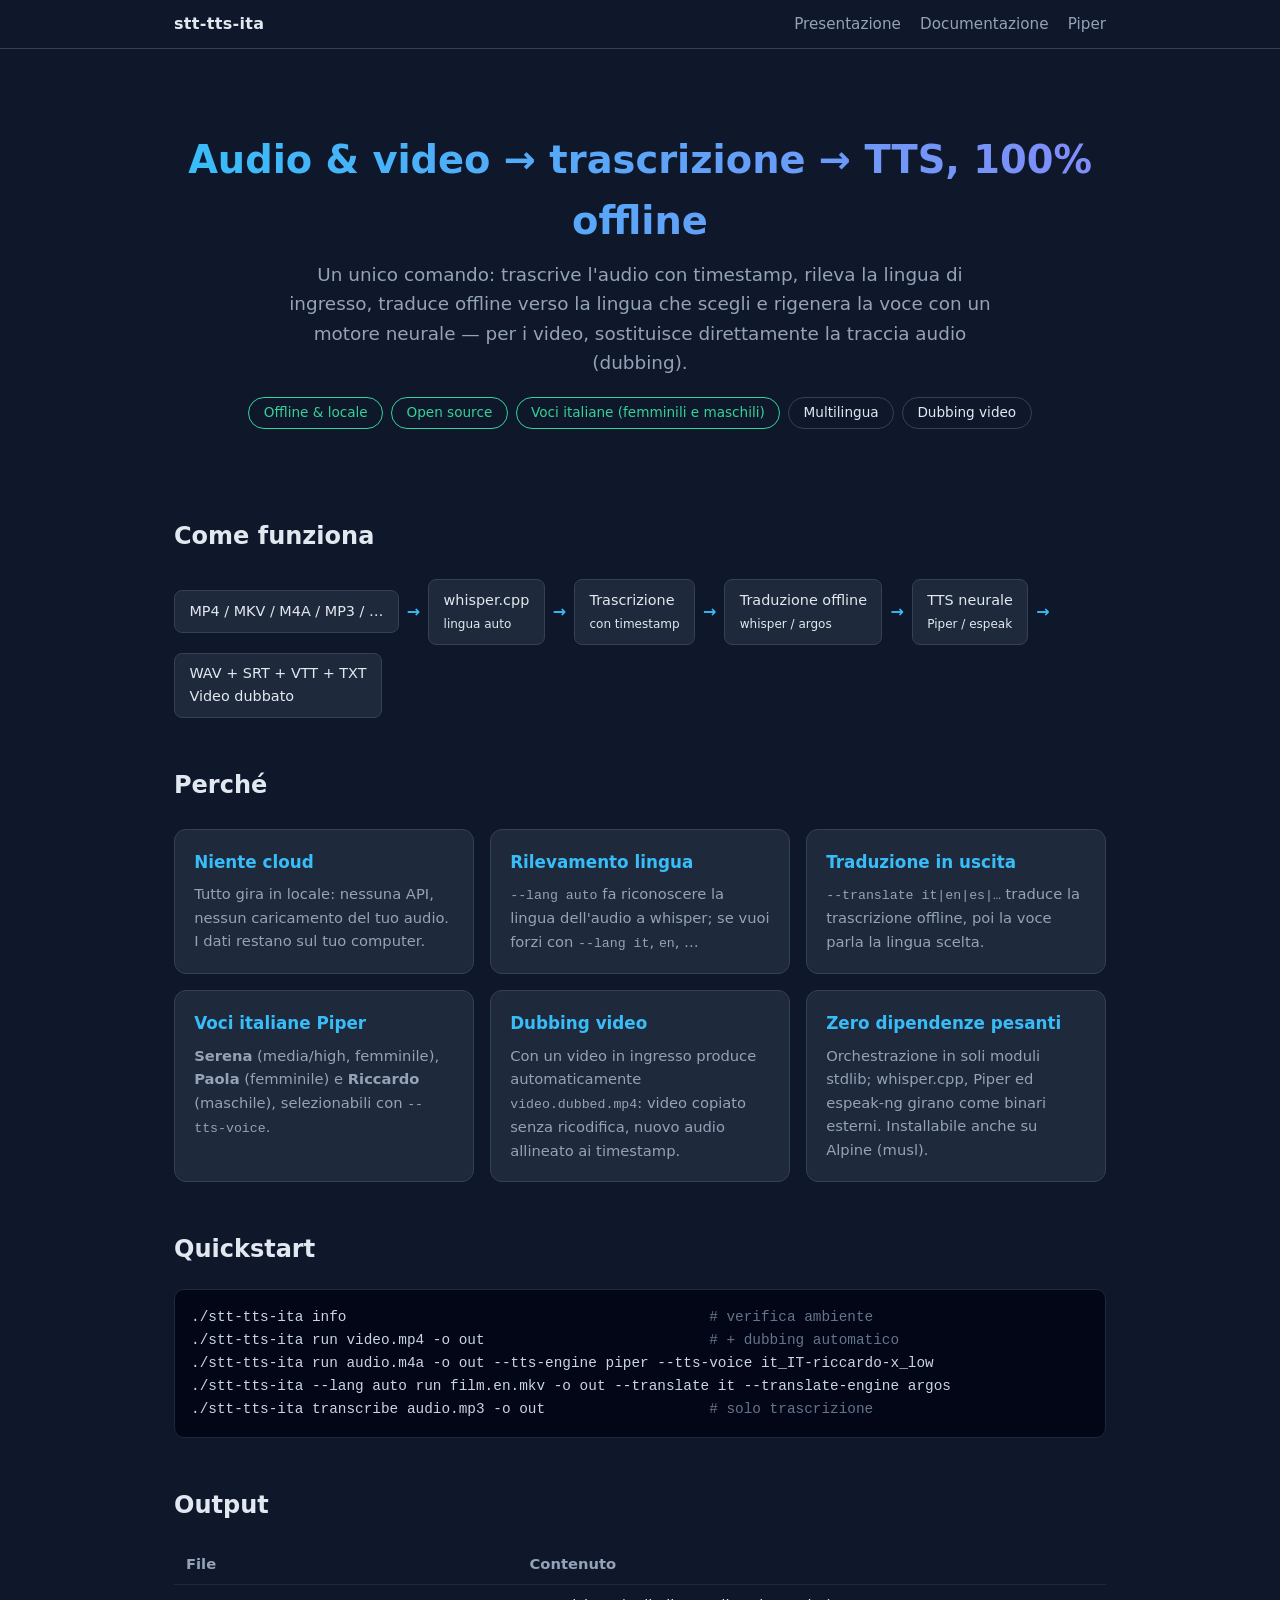
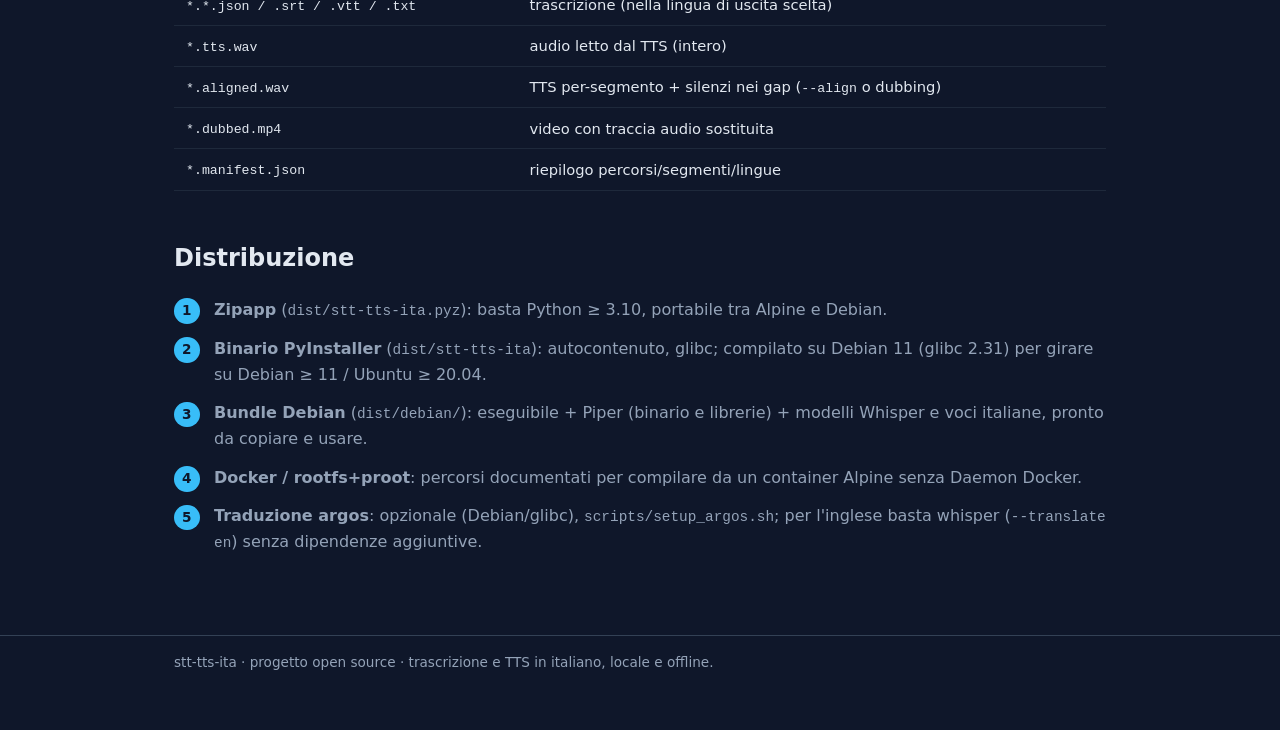
<file: site/index.html>
<!DOCTYPE html>
<html lang="it">
<head>
<meta charset="utf-8">
<meta name="viewport" content="width=device-width, initial-scale=1">
<title>stt-tts-ita — Audio &amp; video in italiano, offline</title>
<meta name="description" content="Trascrizione con timestamp e TTS (dubbing) per audio e video, 100% offline: rileva la lingua in ingresso e usa voci neurali Piper in italiano.">
<link rel="stylesheet" href="assets/style.css">
</head>
<body>
<header>
  <div class="wrap">
    <span class="logo">stt-tts-ita</span>
    <nav class="nav">
      <a href="index.html">Presentazione</a>
      <a href="docs.html">Documentazione</a>
      <a href="https://github.com/rhasspy/piper/releases" rel="nofollow">Piper</a>
    </nav>
  </div>
</header>

<main class="wrap">
  <section class="hero">
    <h1>Audio &amp; video → trascrizione → TTS, 100% offline</h1>
    <p>Un unico comando: trascrive l'audio con timestamp, rileva la lingua di
       ingresso, traduce offline verso la lingua che scegli e rigenera la
       voce con un motore neurale — per i video, sostituisce direttamente
       la traccia audio (dubbing).</p>
    <div class="badges">
      <span class="badge on">Offline &amp; locale</span>
      <span class="badge on">Open source</span>
      <span class="badge on">Voci italiane (femminili e maschili)</span>
      <span class="badge">Multilingua</span>
      <span class="badge">Dubbing video</span>
    </div>
  </section>

  <h2>Come funziona</h2>
  <div class="flow">
    <span class="box">MP4 / MKV / M4A / MP3 / …</span><span class="arrow">→</span>
    <span class="box">whisper.cpp<br><small>lingua auto</small></span><span class="arrow">→</span>
    <span class="box">Trascrizione<br><small>con timestamp</small></span><span class="arrow">→</span>
    <span class="box">Traduzione offline<br><small>whisper / argos</small></span><span class="arrow">→</span>
    <span class="box">TTS neurale<br><small>Piper / espeak</small></span><span class="arrow">→</span>
    <span class="box">WAV + SRT + VTT + TXT<br>Video dubbato</span>
  </div>

  <h2>Perché</h2>
  <div class="grid">
    <div class="card"><h3>Niente cloud</h3><p>Tutto gira in locale: nessuna API, nessun caricamento del tuo audio. I dati restano sul tuo computer.</p></div>
    <div class="card"><h3>Rilevamento lingua</h3><p><code>--lang auto</code> fa riconoscere la lingua dell'audio a whisper; se vuoi forzi con <code>--lang it</code>, <code>en</code>, …</p></div>
    <div class="card"><h3>Traduzione in uscita</h3><p><code>--translate it|en|es|…</code> traduce la trascrizione offline, poi la voce parla la lingua scelta.</p></div>
    <div class="card"><h3>Voci italiane Piper</h3><p><b>Serena</b> (media/high, femminile), <b>Paola</b> (femminile) e <b>Riccardo</b> (maschile), selezionabili con <code>--tts-voice</code>.</p></div>
    <div class="card"><h3>Dubbing video</h3><p>Con un video in ingresso produce automaticamente <code>video.dubbed.mp4</code>: video copiato senza ricodifica, nuovo audio allineato ai timestamp.</p></div>
    <div class="card"><h3>Zero dipendenze pesanti</h3><p>Orchestrazione in soli moduli stdlib; whisper.cpp, Piper ed espeak-ng girano come binari esterni. Installabile anche su Alpine (musl).</p></div>
  </div>

  <h2>Quickstart</h2>
  <pre><code>./stt-tts-ita info                                          <span class="c"># verifica ambiente</span>
./stt-tts-ita run video.mp4 -o out                          <span class="c"># + dubbing automatico</span>
./stt-tts-ita run audio.m4a -o out --tts-engine piper --tts-voice it_IT-riccardo-x_low
./stt-tts-ita --lang auto run film.en.mkv -o out --translate it --translate-engine argos
./stt-tts-ita transcribe audio.mp3 -o out                   <span class="c"># solo trascrizione</span></code></pre>

  <h2>Output</h2>
  <table>
    <tr><th>File</th><th>Contenuto</th></tr>
    <tr><td><code>*.*.json / .srt / .vtt / .txt</code></td><td>trascrizione (nella lingua di uscita scelta)</td></tr>
    <tr><td><code>*.tts.wav</code></td><td>audio letto dal TTS (intero)</td></tr>
    <tr><td><code>*.aligned.wav</code></td><td>TTS per-segmento + silenzi nei gap (<code>--align</code> o dubbing)</td></tr>
    <tr><td><code>*.dubbed.mp4</code></td><td>video con traccia audio sostituita</td></tr>
    <tr><td><code>*.manifest.json</code></td><td>riepilogo percorsi/segmenti/lingue</td></tr>
  </table>

  <h2>Distribuzione</h2>
  <ul class="steps">
    <li><b>Zipapp</b> (<code>dist/stt-tts-ita.pyz</code>): basta Python ≥ 3.10, portabile tra Alpine e Debian.</li>
    <li><b>Binario PyInstaller</b> (<code>dist/stt-tts-ita</code>): autocontenuto, glibc; compilato su Debian 11 (glibc 2.31) per girare su Debian ≥ 11 / Ubuntu ≥ 20.04.</li>
    <li><b>Bundle Debian</b> (<code>dist/debian/</code>): eseguibile + Piper (binario e librerie) + modelli Whisper e voci italiane, pronto da copiare e usare.</li>
    <li><b>Docker / rootfs+proot</b>: percorsi documentati per compilare da un container Alpine senza Daemon Docker.</li>
    <li><b>Traduzione argos</b>: opzionale (Debian/glibc), <code>scripts/setup_argos.sh</code>; per l'inglese basta whisper (<code>--translate en</code>) senza dipendenze aggiuntive.</li>
  </ul>
</main>

<footer>
  <div class="wrap">stt-tts-ita · progetto open source · trascrizione e TTS in italiano, locale e offline.</div>
</footer>
</body>
</html>
</file>
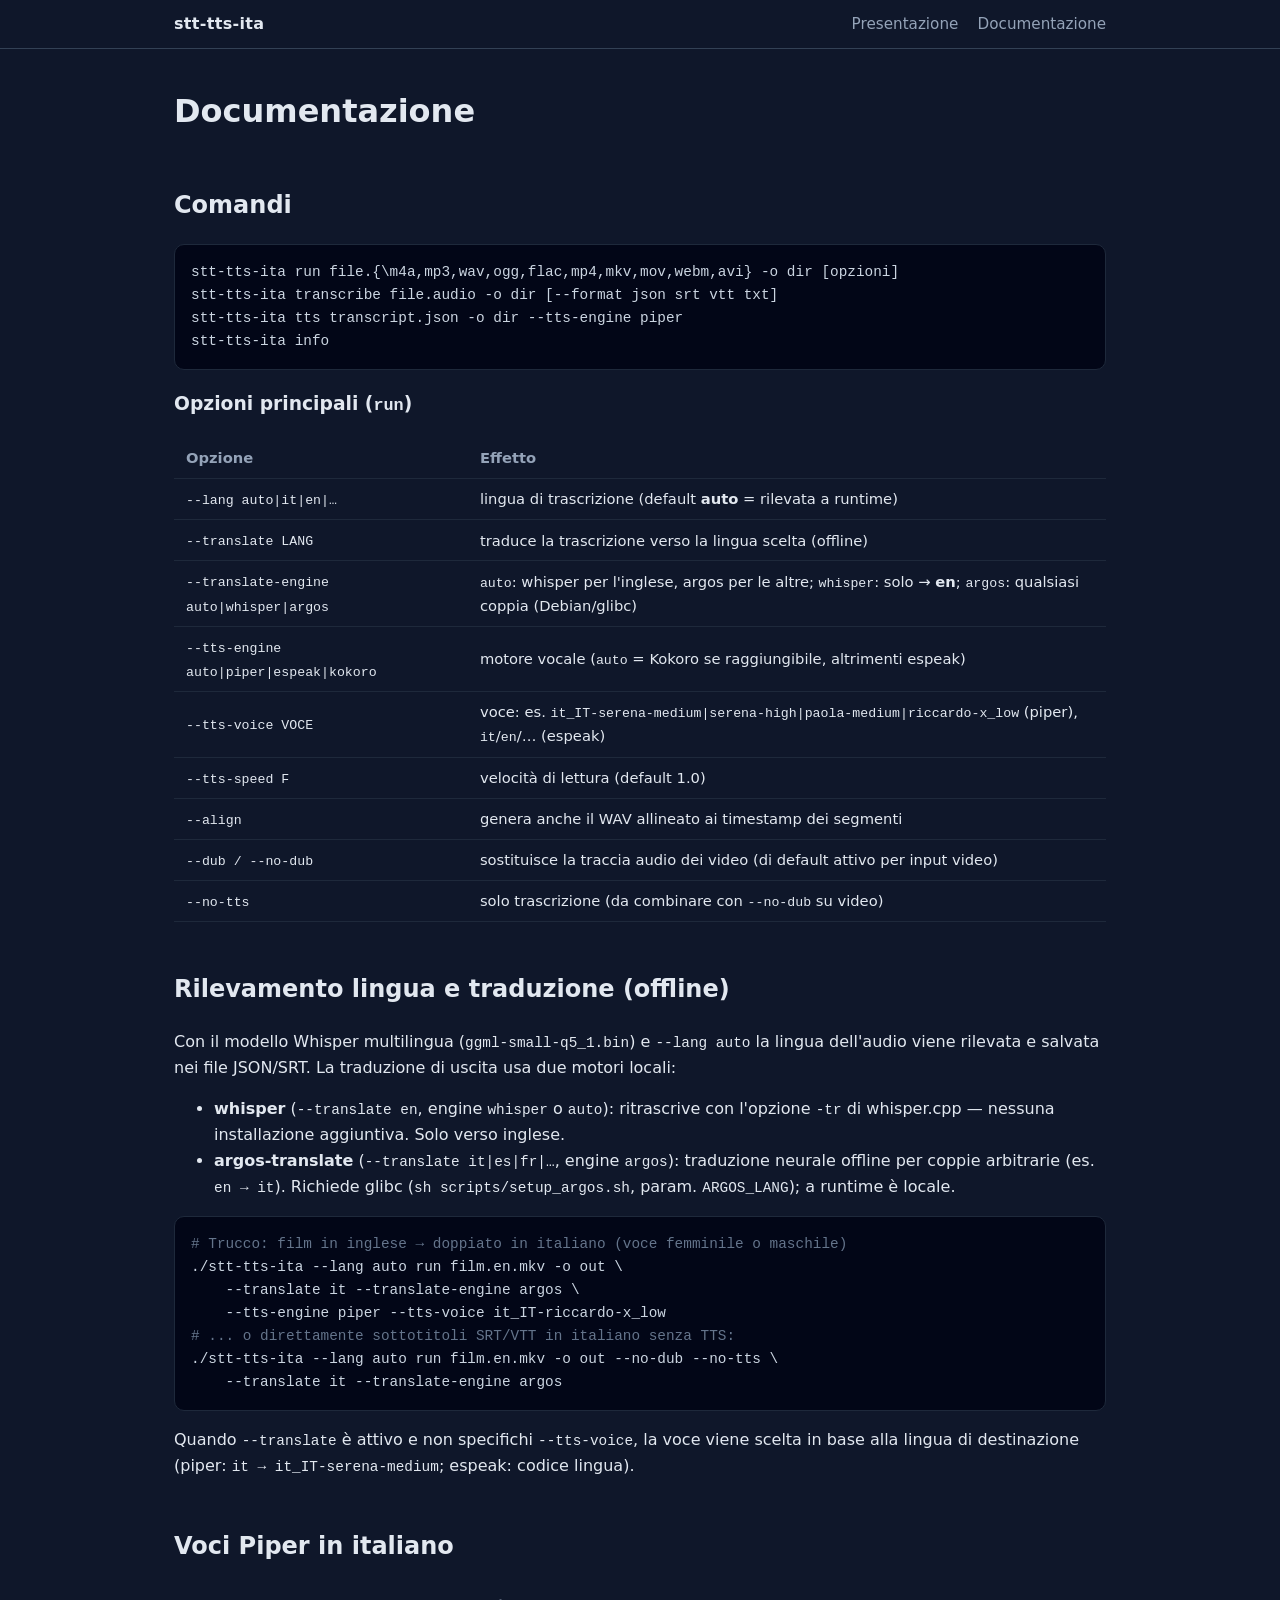
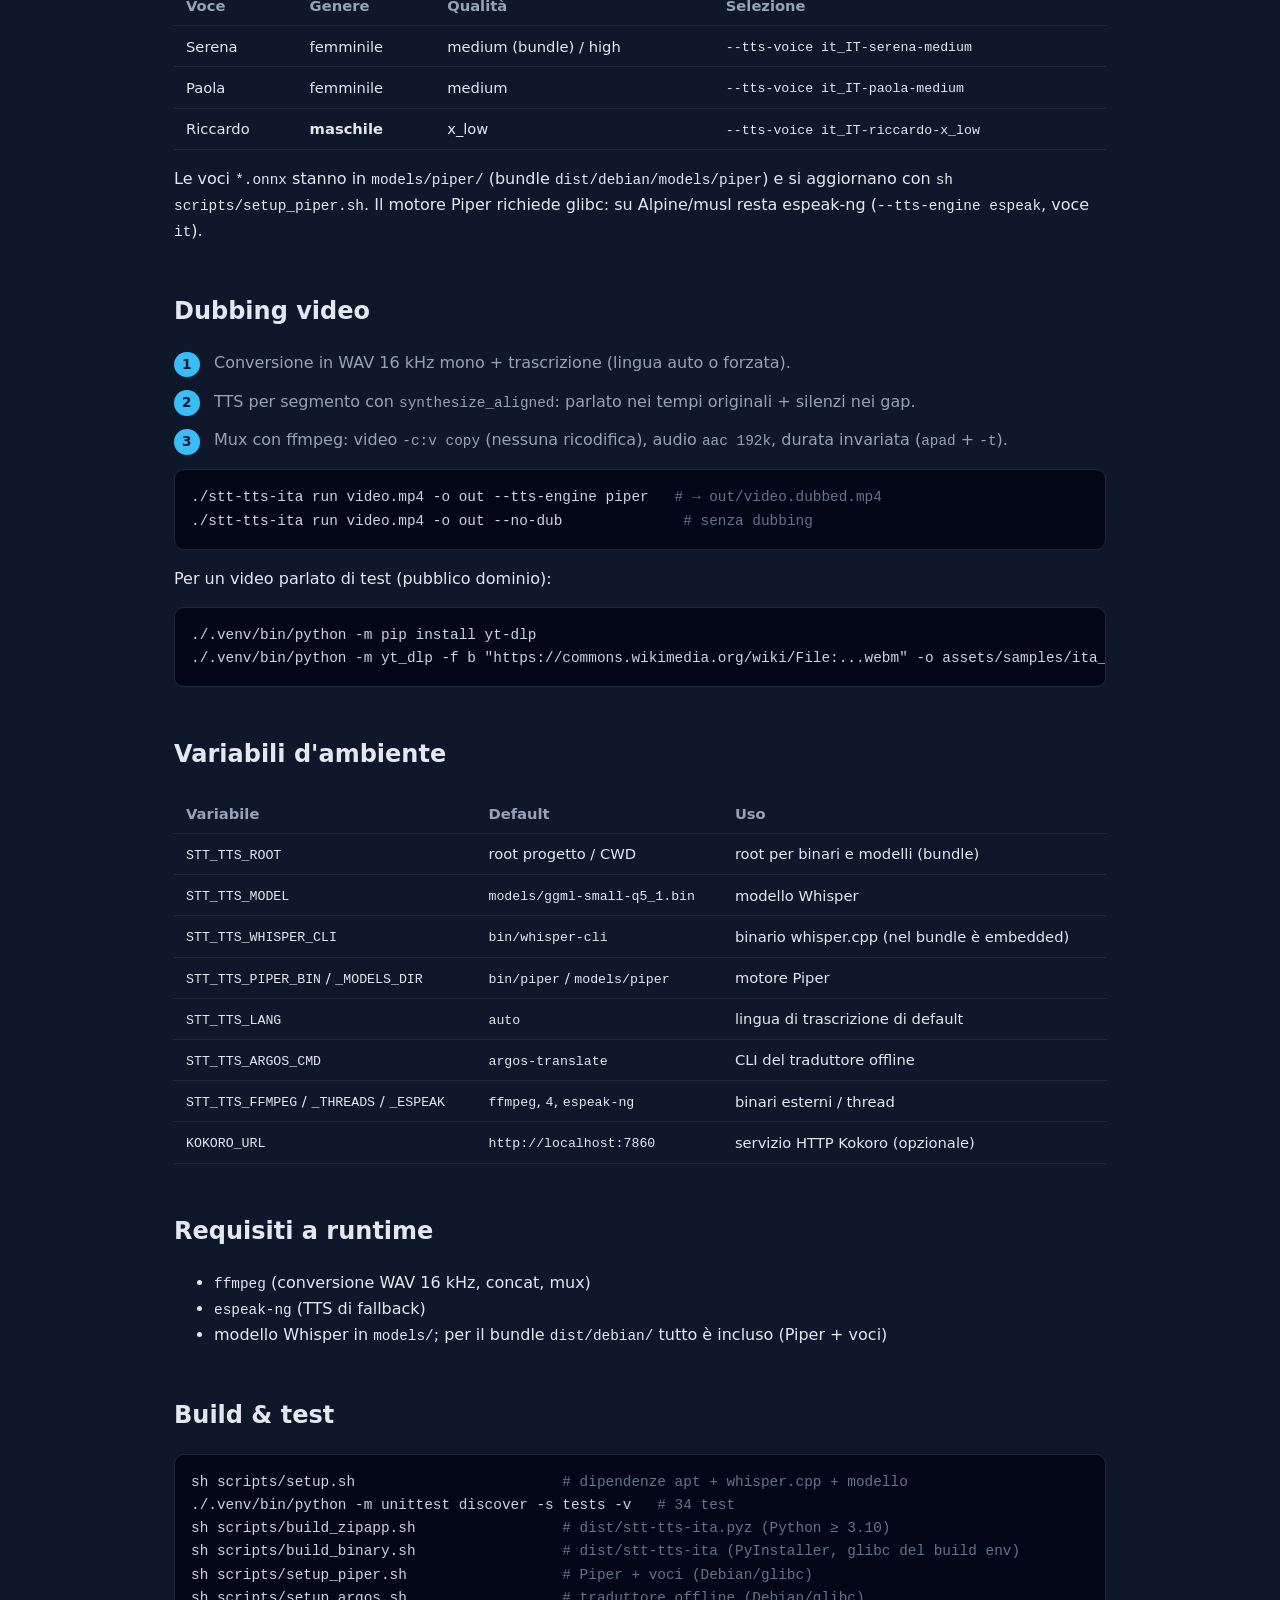
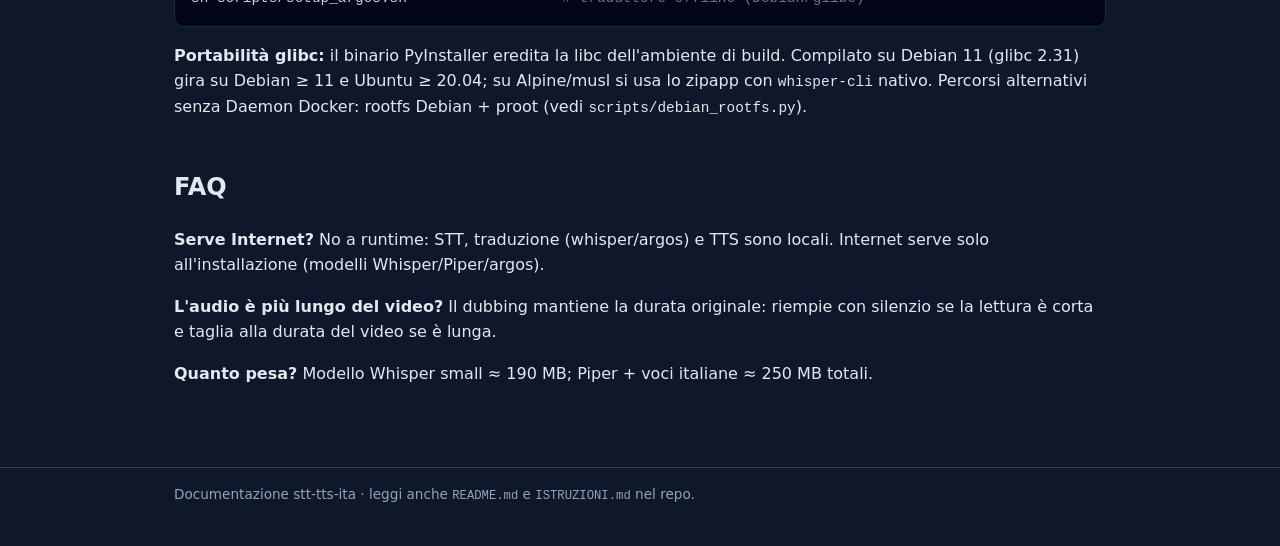
<file: site/docs.html>
<!DOCTYPE html>
<html lang="it">
<head>
<meta charset="utf-8">
<meta name="viewport" content="width=device-width, initial-scale=1">
<title>Documentazione — stt-tts-ita</title>
<link rel="stylesheet" href="assets/style.css">
</head>
<body>
<header>
  <div class="wrap">
    <span class="logo">stt-tts-ita</span>
    <nav class="nav">
      <a href="index.html">Presentazione</a>
      <a href="docs.html">Documentazione</a>
    </nav>
  </div>
</header>

<main class="wrap">
  <h1>Documentazione</h1>

  <h2>Comandi</h2>
  <pre><code>stt-tts-ita run file.{\m4a,mp3,wav,ogg,flac,mp4,mkv,mov,webm,avi} -o dir [opzioni]
stt-tts-ita transcribe file.audio -o dir [--format json srt vtt txt]
stt-tts-ita tts transcript.json -o dir --tts-engine piper
stt-tts-ita info</code></pre>

  <h3>Opzioni principali (<code>run</code>)</h3>
  <table>
    <tr><th>Opzione</th><th>Effetto</th></tr>
    <tr><td><code>--lang auto|it|en|…</code></td><td>lingua di trascrizione (default <b>auto</b> = rilevata a runtime)</td></tr>
    <tr><td><code>--translate LANG</code></td><td>traduce la trascrizione verso la lingua scelta (offline)</td></tr>
    <tr><td><code>--translate-engine auto|whisper|argos</code></td><td><code>auto</code>: whisper per l'inglese, argos per le altre; <code>whisper</code>: solo → <b>en</b>; <code>argos</code>: qualsiasi coppia (Debian/glibc)</td></tr>
    <tr><td><code>--tts-engine auto|piper|espeak|kokoro</code></td><td>motore vocale (<code>auto</code> = Kokoro se raggiungibile, altrimenti espeak)</td></tr>
    <tr><td><code>--tts-voice VOCE</code></td><td>voce: es. <code>it_IT-serena-medium|serena-high|paola-medium|riccardo-x_low</code> (piper), <code>it</code>/<code>en</code>/… (espeak)</td></tr>
    <tr><td><code>--tts-speed F</code></td><td>velocità di lettura (default 1.0)</td></tr>
    <tr><td><code>--align</code></td><td>genera anche il WAV allineato ai timestamp dei segmenti</td></tr>
    <tr><td><code>--dub / --no-dub</code></td><td>sostituisce la traccia audio dei video (di default attivo per input video)</td></tr>
    <tr><td><code>--no-tts</code></td><td>solo trascrizione (da combinare con <code>--no-dub</code> su video)</td></tr>
  </table>

  <h2>Rilevamento lingua e traduzione (offline)</h2>
  <p>Con il modello Whisper multilingua (<code>ggml-small-q5_1.bin</code>) e
  <code>--lang auto</code> la lingua dell'audio viene rilevata e salvata nei
  file JSON/SRT. La traduzione di uscita usa due motori locali:</p>
  <ul>
    <li><b>whisper</b> (<code>--translate en</code>, engine <code>whisper</code> o <code>auto</code>): ritrascrive con
      l'opzione <code>-tr</code> di whisper.cpp — nessuna installazione aggiuntiva. Solo verso inglese.</li>
    <li><b>argos-translate</b> (<code>--translate it|es|fr|…</code>, engine <code>argos</code>): traduzione neurale
      offline per coppie arbitrarie (es. <code>en → it</code>). Richiede glibc
      (<code>sh scripts/setup_argos.sh</code>, param. <code>ARGOS_LANG</code>); a runtime è locale.</li>
  </ul>
  <pre><code><span class="c"># Trucco: film in inglese → doppiato in italiano (voce femminile o maschile)</span>
./stt-tts-ita --lang auto run film.en.mkv -o out \
    --translate it --translate-engine argos \
    --tts-engine piper --tts-voice it_IT-riccardo-x_low
<span class="c"># ... o direttamente sottotitoli SRT/VTT in italiano senza TTS:</span>
./stt-tts-ita --lang auto run film.en.mkv -o out --no-dub --no-tts \
    --translate it --translate-engine argos</code></pre>
  <p>Quando <code>--translate</code> è attivo e non specifichi <code>--tts-voice</code>, la voce viene
  scelta in base alla lingua di destinazione (piper: <code>it → it_IT-serena-medium</code>;
  espeak: codice lingua).</p>

  <h2>Voci Piper in italiano</h2>
  <table>
    <tr><th>Voce</th><th>Genere</th><th>Qualità</th><th>Selezione</th></tr>
    <tr><td>Serena</td><td>femminile</td><td>medium (bundle) / high</td><td><code>--tts-voice it_IT-serena-medium</code></td></tr>
    <tr><td>Paola</td><td>femminile</td><td>medium</td><td><code>--tts-voice it_IT-paola-medium</code></td></tr>
    <tr><td>Riccardo</td><td><b>maschile</b></td><td>x_low</td><td><code>--tts-voice it_IT-riccardo-x_low</code></td></tr>
  </table>
  <p>Le voci <code>*.onnx</code> stanno in <code>models/piper/</code> (bundle <code>dist/debian/models/piper</code>)
  e si aggiornano con <code>sh scripts/setup_piper.sh</code>. Il motore Piper richiede
  glibc: su Alpine/musl resta espeak-ng (<code>--tts-engine espeak</code>, voce <code>it</code>).</p>

  <h2>Dubbing video</h2>
  <ol class="steps">
    <li>Conversione in WAV 16 kHz mono + trascrizione (lingua auto o forzata).</li>
    <li>TTS per segmento con <code>synthesize_aligned</code>: parlato nei tempi originali + silenzi nei gap.</li>
    <li>Mux con ffmpeg: video <code>-c:v copy</code> (nessuna ricodifica), audio <code>aac 192k</code>,
        durata invariata (<code>apad</code> + <code>-t</code>).</li>
  </ol>
  <pre><code>./stt-tts-ita run video.mp4 -o out --tts-engine piper   <span class="c"># → out/video.dubbed.mp4</span>
./stt-tts-ita run video.mp4 -o out --no-dub              <span class="c"># senza dubbing</span></code></pre>
  <p>Per un video parlato di test (pubblico dominio):</p>
  <pre><code>./.venv/bin/python -m pip install yt-dlp
./.venv/bin/python -m yt_dlp -f b "https://commons.wikimedia.org/wiki/File:...webm" -o assets/samples/ita_video.webm</code></pre>

  <h2>Variabili d'ambiente</h2>
  <table>
    <tr><th>Variabile</th><th>Default</th><th>Uso</th></tr>
    <tr><td><code>STT_TTS_ROOT</code></td><td>root progetto / CWD</td><td>root per binari e modelli (bundle)</td></tr>
    <tr><td><code>STT_TTS_MODEL</code></td><td><code>models/ggml-small-q5_1.bin</code></td><td>modello Whisper</td></tr>
    <tr><td><code>STT_TTS_WHISPER_CLI</code></td><td><code>bin/whisper-cli</code></td><td>binario whisper.cpp (nel bundle è embedded)</td></tr>
    <tr><td><code>STT_TTS_PIPER_BIN</code> / <code>_MODELS_DIR</code></td><td><code>bin/piper</code> / <code>models/piper</code></td><td>motore Piper</td></tr>
    <tr><td><code>STT_TTS_LANG</code></td><td><code>auto</code></td><td>lingua di trascrizione di default</td></tr>
    <tr><td><code>STT_TTS_ARGOS_CMD</code></td><td><code>argos-translate</code></td><td>CLI del traduttore offline</td></tr>
    <tr><td><code>STT_TTS_FFMPEG</code> / <code>_THREADS</code> / <code>_ESPEAK</code></td><td><code>ffmpeg</code>, <code>4</code>, <code>espeak-ng</code></td><td>binari esterni / thread</td></tr>
    <tr><td><code>KOKORO_URL</code></td><td><code>http://localhost:7860</code></td><td>servizio HTTP Kokoro (opzionale)</td></tr>
  </table>

  <h2>Requisiti a runtime</h2>
  <ul>
    <li><code>ffmpeg</code> (conversione WAV 16 kHz, concat, mux)</li>
    <li><code>espeak-ng</code> (TTS di fallback)</li>
    <li>modello Whisper in <code>models/</code>; per il bundle <code>dist/debian/</code> tutto è incluso (Piper + voci)</li>
  </ul>

  <h2>Build &amp; test</h2>
  <pre><code>sh scripts/setup.sh                        <span class="c"># dipendenze apt + whisper.cpp + modello</span>
./.venv/bin/python -m unittest discover -s tests -v   <span class="c"># 34 test</span>
sh scripts/build_zipapp.sh                 <span class="c"># dist/stt-tts-ita.pyz (Python ≥ 3.10)</span>
sh scripts/build_binary.sh                 <span class="c"># dist/stt-tts-ita (PyInstaller, glibc del build env)</span>
sh scripts/setup_piper.sh                  <span class="c"># Piper + voci (Debian/glibc)</span>
sh scripts/setup_argos.sh                  <span class="c"># traduttore offline (Debian/glibc)</span></code></pre>
  <p><b>Portabilità glibc:</b> il binario PyInstaller eredita la libc dell'ambiente di build.
  Compilato su Debian 11 (glibc 2.31) gira su Debian ≥ 11 e Ubuntu ≥ 20.04; su Alpine/musl
  si usa lo zipapp con <code>whisper-cli</code> nativo. Percorsi alternativi senza Daemon Docker:
  rootfs Debian + proot (vedi <code>scripts/debian_rootfs.py</code>).</p>

  <h2>FAQ</h2>
  <p><b>Serve Internet?</b> No a runtime: STT, traduzione (whisper/argos) e TTS sono locali.
  Internet serve solo all'installazione (modelli Whisper/Piper/argos).</p>
  <p><b>L'audio è più lungo del video?</b> Il dubbing mantiene la durata originale: riempie con
  silenzio se la lettura è corta e taglia alla durata del video se è lunga.</p>
  <p><b>Quanto pesa?</b> Modello Whisper small ≈ 190 MB; Piper + voci italiane ≈ 250 MB totali.</p>
</main>

<footer>
  <div class="wrap">Documentazione stt-tts-ita · leggi anche <code>README.md</code> e <code>ISTRUZIONI.md</code> nel repo.</div>
</footer>
</body>
</html>
</file>
<file: site/assets/style.css>
/* stt-tts-ita — stile sito (GitHub Pages) */
:root {
  --bg: #0f172a;
  --bg2: #1e293b;
  --fg: #e2e8f0;
  --accent: #38bdf8;
  --accent2: #818cf8;
  --muted: #94a3b8;
  --ok: #34d399;
}
* { box-sizing: border-box; }
body {
  margin: 0;
  font-family: system-ui, -apple-system, "Segoe UI", Roboto, sans-serif;
  background: var(--bg);
  color: var(--fg);
  line-height: 1.6;
}
a { color: var(--accent); }
a:hover { color: var(--accent2); }
.wrap { max-width: 980px; margin: 0 auto; padding: 1rem 1.5rem 4rem; }
header { border-bottom: 1px solid #334155; }
header .wrap { display: flex; align-items: center; gap: 1rem; padding: .7rem 1.5rem; }
.logo { font-weight: 800; letter-spacing: .02em; }
.nav { margin-left: auto; display: flex; gap: 1.2rem; font-size: .95rem; }
.nav a { text-decoration: none; color: var(--muted); }
.nav a:hover { color: var(--fg); }
.hero { padding: 4rem 0 2.5rem; text-align: center; }
.hero h1 { font-size: 2.4rem; margin: 0 0 .5rem; background: linear-gradient(90deg, var(--accent), var(--accent2));
  -webkit-background-clip: text; background-clip: text; color: transparent; }
.hero p { color: var(--muted); font-size: 1.15rem; max-width: 720px; margin: 0 auto; }
.badges { display: flex; gap: .5rem; justify-content: center; flex-wrap: wrap; margin-top: 1.2rem; }
.badge { border: 1px solid #334155; border-radius: 999px; padding: .25rem .9rem; font-size: .85rem; color: var(--fg); }
.badge.on { border-color: var(--ok); color: var(--ok); }
h2 { margin-top: 3rem; font-size: 1.5rem; }
.grid { display: grid; grid-template-columns: repeat(auto-fit, minmax(230px, 1fr)); gap: 1rem; margin-top: 1.5rem; }
.card { background: var(--bg2); border: 1px solid #334155; border-radius: 12px; padding: 1.2rem; }
.card h3 { margin: 0 0 .4rem; font-size: 1.05rem; color: var(--accent); }
.card p { margin: 0; color: var(--muted); font-size: .92rem; }
.code, pre { background: #020617; border: 1px solid #1e293b; border-radius: 10px; padding: 1rem; overflow: auto; }
code { font-family: ui-monospace, SFMono-Regular, Menlo, monospace; font-size: .9em; }
pre { color: #cbd5e1; }
pre .c { color: #64748b; }
table { border-collapse: collapse; width: 100%; margin-top: 1rem; }
th, td { text-align: left; padding: .5rem .75rem; border-bottom: 1px solid #1e293b; font-size: .92rem; }
th { color: var(--muted); font-weight: 600; }
.steps { counter-reset: step; list-style: none; padding: 0; }
.steps li { position: relative; padding-left: 2.5rem; margin: .8rem 0; color: var(--muted); }
.steps li::before { counter-increment: step; content: counter(step); position: absolute; left: 0; top: .1rem;
  width: 1.6rem; height: 1.6rem; border-radius: 50%; background: var(--accent); color: #0f172a;
  display: flex; align-items: center; justify-content: center; font-weight: 700; font-size: .85rem; }
footer { border-top: 1px solid #334155; color: var(--muted); font-size: .85rem; }
.flow { display: flex; gap: .5rem; align-items: center; flex-wrap: wrap; margin-top: 1.5rem; }
.box { background: var(--bg2); border: 1px solid #334155; border-radius: 8px; padding: .55rem .9rem; font-size: .9rem; }
.arrow { color: var(--accent); font-weight: 700; }
.hl { color: var(--accent); }
</file>
